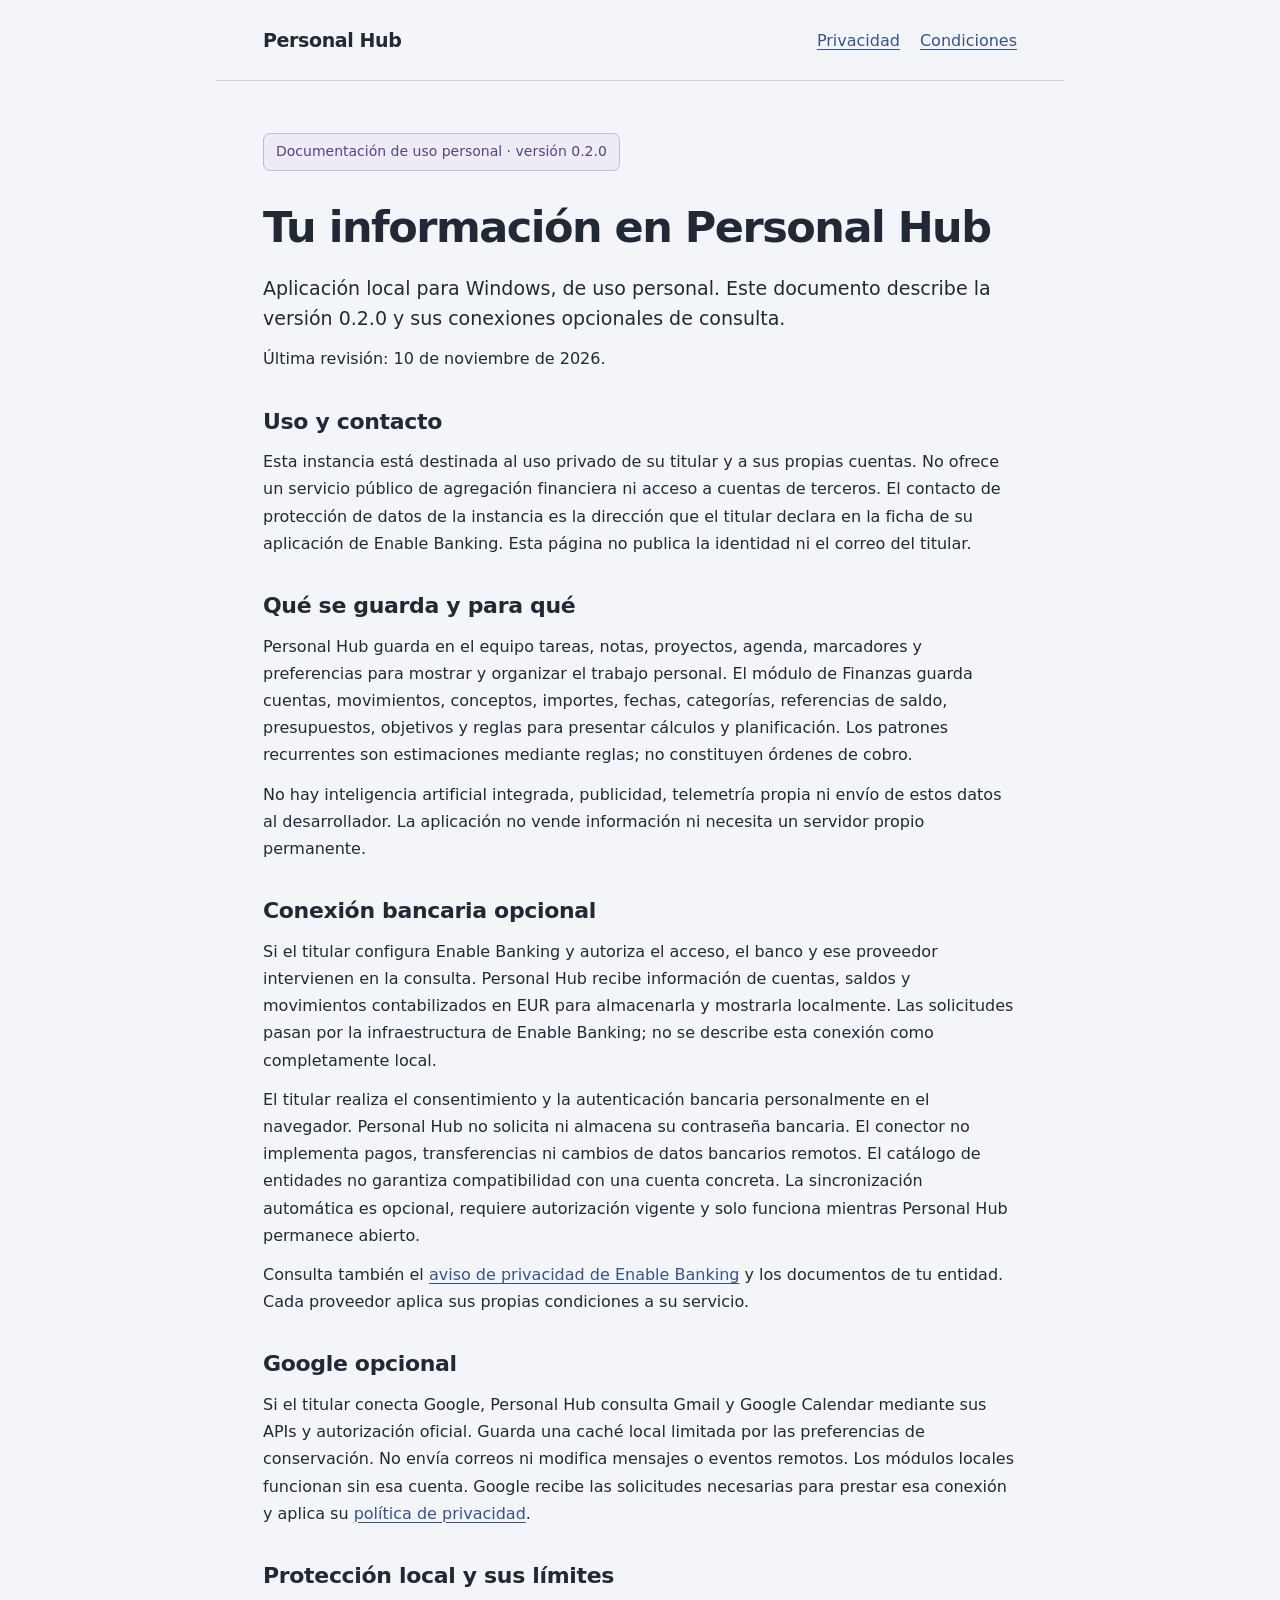
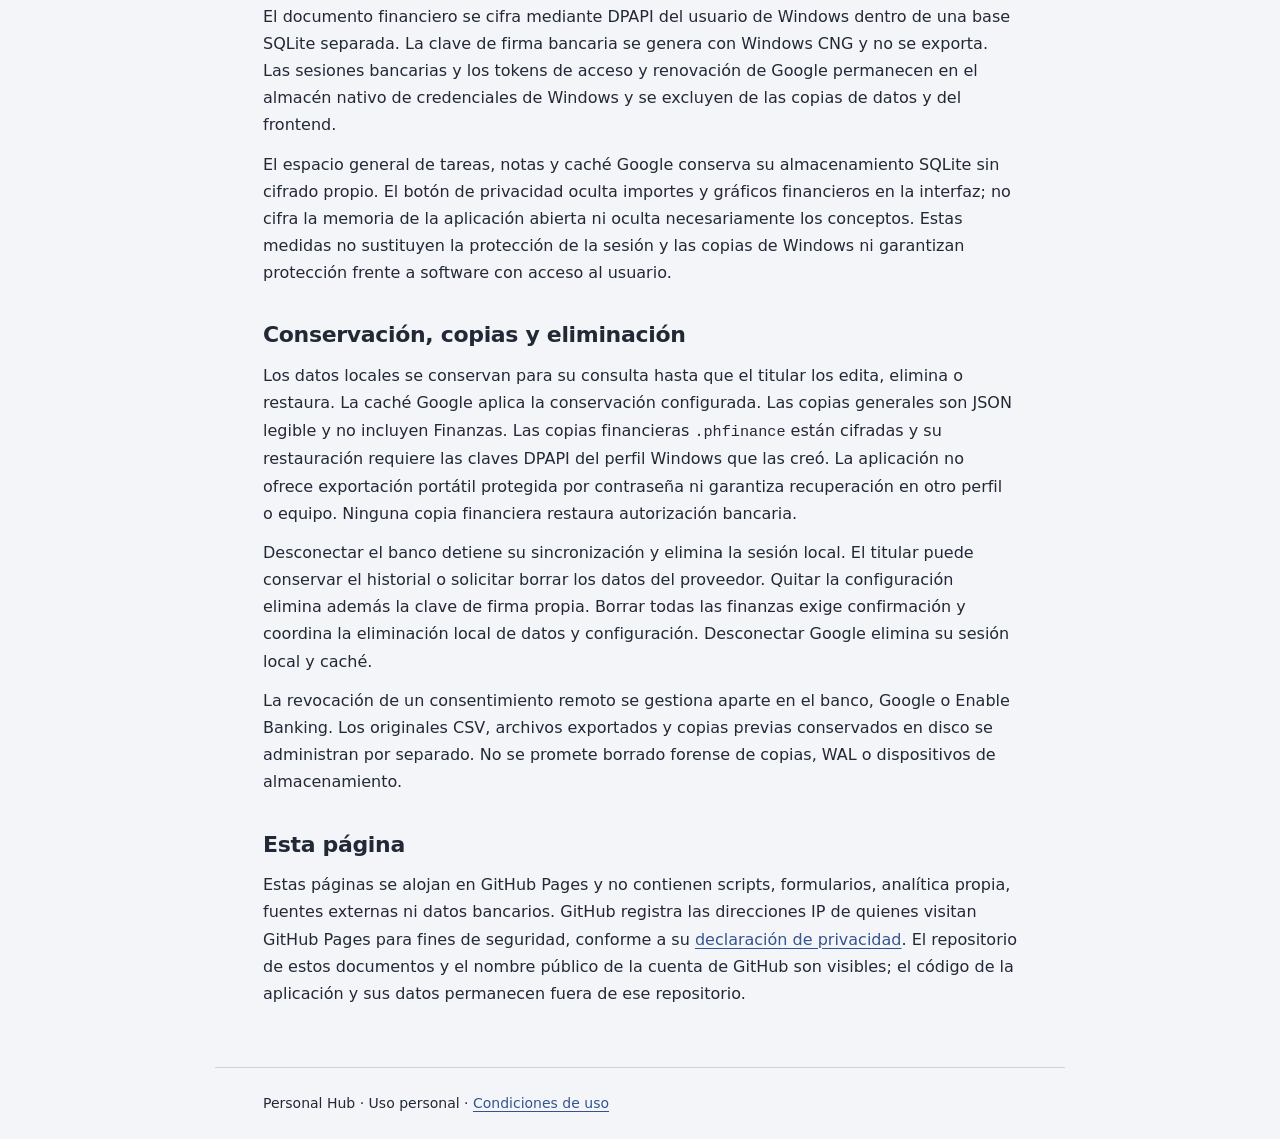
<file: index.html>
<!doctype html>
<html lang="es"><head><meta charset="utf-8"><meta name="viewport" content="width=device-width,initial-scale=1"><meta name="referrer" content="no-referrer"><title>Privacidad · Personal Hub</title><link rel="stylesheet" href="estilo.css"></head><body>
<header><p class="marca">Personal Hub</p><nav aria-label="Documentos"><a href="index.html" aria-current="page">Privacidad</a><a href="condiciones.html">Condiciones</a></nav></header>
<main><p class="aviso">Documentación de uso personal · versión 0.2.0</p><h1>Tu información en Personal Hub</h1><p class="entrada">Aplicación local para Windows, de uso personal. Este documento describe la versión 0.2.0 y sus conexiones opcionales de consulta.</p><p>Última revisión: 10 de noviembre de 2026.</p>
<h2>Uso y contacto</h2><p>Esta instancia está destinada al uso privado de su titular y a sus propias cuentas. No ofrece un servicio público de agregación financiera ni acceso a cuentas de terceros. El contacto de protección de datos de la instancia es la dirección que el titular declara en la ficha de su aplicación de Enable Banking. Esta página no publica la identidad ni el correo del titular.</p>
<h2>Qué se guarda y para qué</h2><p>Personal Hub guarda en el equipo tareas, notas, proyectos, agenda, marcadores y preferencias para mostrar y organizar el trabajo personal. El módulo de Finanzas guarda cuentas, movimientos, conceptos, importes, fechas, categorías, referencias de saldo, presupuestos, objetivos y reglas para presentar cálculos y planificación. Los patrones recurrentes son estimaciones mediante reglas; no constituyen órdenes de cobro.</p><p>No hay inteligencia artificial integrada, publicidad, telemetría propia ni envío de estos datos al desarrollador. La aplicación no vende información ni necesita un servidor propio permanente.</p>
<h2>Conexión bancaria opcional</h2><p>Si el titular configura Enable Banking y autoriza el acceso, el banco y ese proveedor intervienen en la consulta. Personal Hub recibe información de cuentas, saldos y movimientos contabilizados en EUR para almacenarla y mostrarla localmente. Las solicitudes pasan por la infraestructura de Enable Banking; no se describe esta conexión como completamente local.</p><p>El titular realiza el consentimiento y la autenticación bancaria personalmente en el navegador. Personal Hub no solicita ni almacena su contraseña bancaria. El conector no implementa pagos, transferencias ni cambios de datos bancarios remotos. El catálogo de entidades no garantiza compatibilidad con una cuenta concreta. La sincronización automática es opcional, requiere autorización vigente y solo funciona mientras Personal Hub permanece abierto.</p><p>Consulta también el <a href="https://enablebanking.com/privacy/" rel="noreferrer">aviso de privacidad de Enable Banking</a> y los documentos de tu entidad. Cada proveedor aplica sus propias condiciones a su servicio.</p>
<h2>Google opcional</h2><p>Si el titular conecta Google, Personal Hub consulta Gmail y Google Calendar mediante sus APIs y autorización oficial. Guarda una caché local limitada por las preferencias de conservación. No envía correos ni modifica mensajes o eventos remotos. Los módulos locales funcionan sin esa cuenta. Google recibe las solicitudes necesarias para prestar esa conexión y aplica su <a href="https://policies.google.com/privacy" rel="noreferrer">política de privacidad</a>.</p>
<h2>Protección local y sus límites</h2><p>El documento financiero se cifra mediante DPAPI del usuario de Windows dentro de una base SQLite separada. La clave de firma bancaria se genera con Windows CNG y no se exporta. Las sesiones bancarias y los tokens de acceso y renovación de Google permanecen en el almacén nativo de credenciales de Windows y se excluyen de las copias de datos y del frontend.</p><p>El espacio general de tareas, notas y caché Google conserva su almacenamiento SQLite sin cifrado propio. El botón de privacidad oculta importes y gráficos financieros en la interfaz; no cifra la memoria de la aplicación abierta ni oculta necesariamente los conceptos. Estas medidas no sustituyen la protección de la sesión y las copias de Windows ni garantizan protección frente a software con acceso al usuario.</p>
<h2>Conservación, copias y eliminación</h2><p>Los datos locales se conservan para su consulta hasta que el titular los edita, elimina o restaura. La caché Google aplica la conservación configurada. Las copias generales son JSON legible y no incluyen Finanzas. Las copias financieras <code>.phfinance</code> están cifradas y su restauración requiere las claves DPAPI del perfil Windows que las creó. La aplicación no ofrece exportación portátil protegida por contraseña ni garantiza recuperación en otro perfil o equipo. Ninguna copia financiera restaura autorización bancaria.</p><p>Desconectar el banco detiene su sincronización y elimina la sesión local. El titular puede conservar el historial o solicitar borrar los datos del proveedor. Quitar la configuración elimina además la clave de firma propia. Borrar todas las finanzas exige confirmación y coordina la eliminación local de datos y configuración. Desconectar Google elimina su sesión local y caché.</p><p>La revocación de un consentimiento remoto se gestiona aparte en el banco, Google o Enable Banking. Los originales CSV, archivos exportados y copias previas conservados en disco se administran por separado. No se promete borrado forense de copias, WAL o dispositivos de almacenamiento.</p>
<h2>Esta página</h2><p>Estas páginas se alojan en GitHub Pages y no contienen scripts, formularios, analítica propia, fuentes externas ni datos bancarios. GitHub registra las direcciones IP de quienes visitan GitHub Pages para fines de seguridad, conforme a su <a href="https://docs.github.com/en/site-policy/privacy-policies/github-general-privacy-statement" rel="noreferrer">declaración de privacidad</a>. El repositorio de estos documentos y el nombre público de la cuenta de GitHub son visibles; el código de la aplicación y sus datos permanecen fuera de ese repositorio.</p>
</main><footer>Personal Hub · Uso personal · <a href="condiciones.html">Condiciones de uso</a></footer></body></html>
</file>
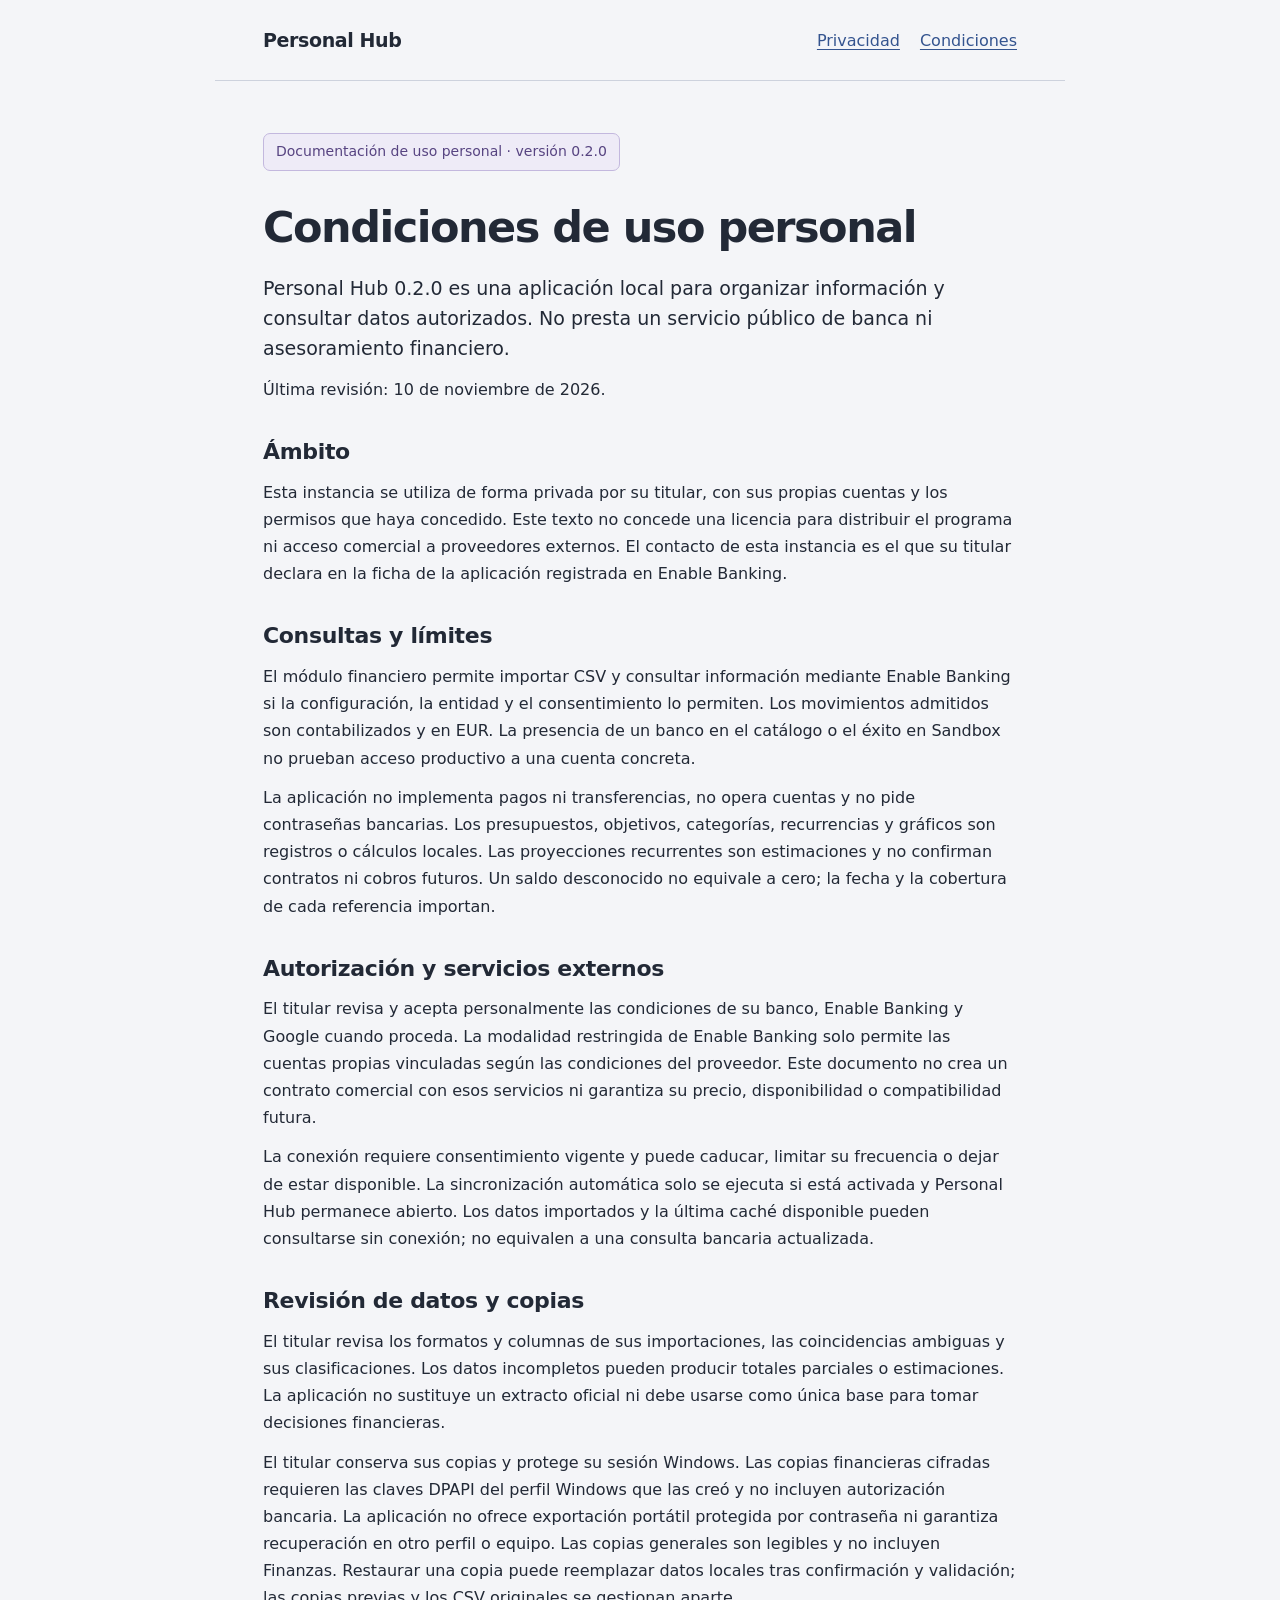
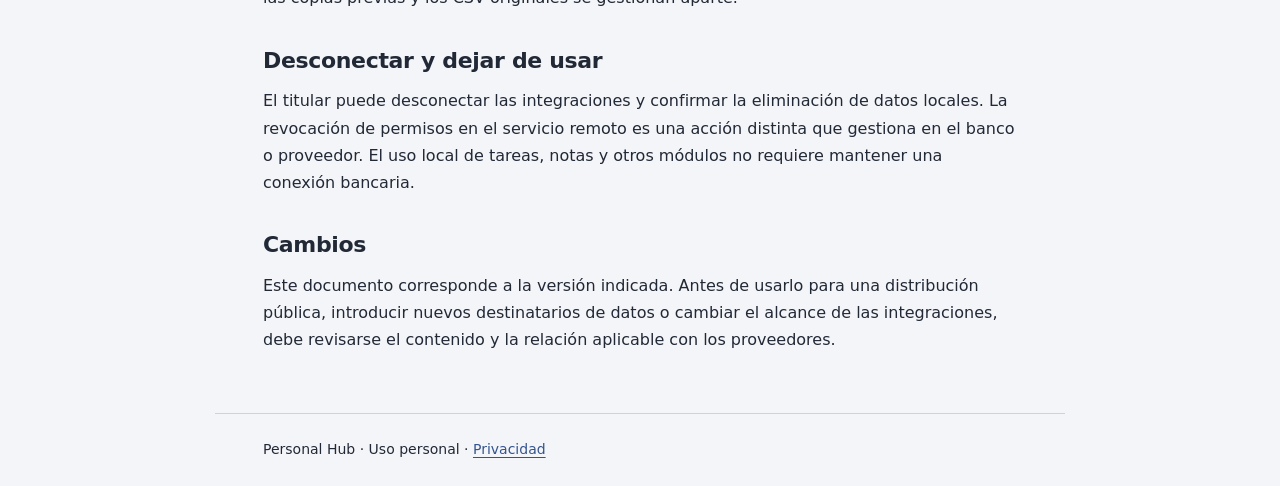
<file: condiciones.html>
<!doctype html>
<html lang="es"><head><meta charset="utf-8"><meta name="viewport" content="width=device-width,initial-scale=1"><meta name="referrer" content="no-referrer"><title>Condiciones · Personal Hub</title><link rel="stylesheet" href="estilo.css"></head><body>
<header><p class="marca">Personal Hub</p><nav aria-label="Documentos"><a href="index.html">Privacidad</a><a href="condiciones.html" aria-current="page">Condiciones</a></nav></header>
<main><p class="aviso">Documentación de uso personal · versión 0.2.0</p><h1>Condiciones de uso personal</h1><p class="entrada">Personal Hub 0.2.0 es una aplicación local para organizar información y consultar datos autorizados. No presta un servicio público de banca ni asesoramiento financiero.</p><p>Última revisión: 10 de noviembre de 2026.</p>
<h2>Ámbito</h2><p>Esta instancia se utiliza de forma privada por su titular, con sus propias cuentas y los permisos que haya concedido. Este texto no concede una licencia para distribuir el programa ni acceso comercial a proveedores externos. El contacto de esta instancia es el que su titular declara en la ficha de la aplicación registrada en Enable Banking.</p>
<h2>Consultas y límites</h2><p>El módulo financiero permite importar CSV y consultar información mediante Enable Banking si la configuración, la entidad y el consentimiento lo permiten. Los movimientos admitidos son contabilizados y en EUR. La presencia de un banco en el catálogo o el éxito en Sandbox no prueban acceso productivo a una cuenta concreta.</p><p>La aplicación no implementa pagos ni transferencias, no opera cuentas y no pide contraseñas bancarias. Los presupuestos, objetivos, categorías, recurrencias y gráficos son registros o cálculos locales. Las proyecciones recurrentes son estimaciones y no confirman contratos ni cobros futuros. Un saldo desconocido no equivale a cero; la fecha y la cobertura de cada referencia importan.</p>
<h2>Autorización y servicios externos</h2><p>El titular revisa y acepta personalmente las condiciones de su banco, Enable Banking y Google cuando proceda. La modalidad restringida de Enable Banking solo permite las cuentas propias vinculadas según las condiciones del proveedor. Este documento no crea un contrato comercial con esos servicios ni garantiza su precio, disponibilidad o compatibilidad futura.</p><p>La conexión requiere consentimiento vigente y puede caducar, limitar su frecuencia o dejar de estar disponible. La sincronización automática solo se ejecuta si está activada y Personal Hub permanece abierto. Los datos importados y la última caché disponible pueden consultarse sin conexión; no equivalen a una consulta bancaria actualizada.</p>
<h2>Revisión de datos y copias</h2><p>El titular revisa los formatos y columnas de sus importaciones, las coincidencias ambiguas y sus clasificaciones. Los datos incompletos pueden producir totales parciales o estimaciones. La aplicación no sustituye un extracto oficial ni debe usarse como única base para tomar decisiones financieras.</p><p>El titular conserva sus copias y protege su sesión Windows. Las copias financieras cifradas requieren las claves DPAPI del perfil Windows que las creó y no incluyen autorización bancaria. La aplicación no ofrece exportación portátil protegida por contraseña ni garantiza recuperación en otro perfil o equipo. Las copias generales son legibles y no incluyen Finanzas. Restaurar una copia puede reemplazar datos locales tras confirmación y validación; las copias previas y los CSV originales se gestionan aparte.</p>
<h2>Desconectar y dejar de usar</h2><p>El titular puede desconectar las integraciones y confirmar la eliminación de datos locales. La revocación de permisos en el servicio remoto es una acción distinta que gestiona en el banco o proveedor. El uso local de tareas, notas y otros módulos no requiere mantener una conexión bancaria.</p>
<h2>Cambios</h2><p>Este documento corresponde a la versión indicada. Antes de usarlo para una distribución pública, introducir nuevos destinatarios de datos o cambiar el alcance de las integraciones, debe revisarse el contenido y la relación aplicable con los proveedores.</p>
</main><footer>Personal Hub · Uso personal · <a href="index.html">Privacidad</a></footer></body></html>
</file>
<file: estilo.css>
:root { color-scheme:light dark; font-family:"Segoe UI",system-ui,sans-serif; color:#222936; background:#f4f5f8; line-height:1.7; }
* { box-sizing:border-box; }
body { margin:0; }
header,main,footer { max-width:850px; margin:auto; padding:24px clamp(20px,5vw,48px); }
header { display:flex; align-items:center; justify-content:space-between; gap:20px; flex-wrap:wrap; border-bottom:1px solid #cdd2dd; }
.marca { font-size:19px; font-weight:650; letter-spacing:-.02em; margin:0; }
nav { display:flex; gap:20px; }
a { color:#34548f; text-underline-offset:.2em; }
a:focus-visible { outline:3px solid #7360b0; outline-offset:5px; border-radius:2px; }
main { padding-top:40px; padding-bottom:48px; }
h1 { font-size:clamp(30px,5vw,43px); line-height:1.15; letter-spacing:-.035em; font-weight:600; margin:20px 0; }
h2 { font-size:22px; letter-spacing:-.015em; margin:34px 0 12px; line-height:1.35; }
p { margin:12px 0; overflow-wrap:anywhere; }
.entrada { font-size:19px; line-height:1.6; }
.aviso { display:inline-block; padding:6px 12px; border:1px solid #c3b8de; border-radius:7px; font-size:14px; color:#574481; background:#eeebf7; }
code { font-family:Consolas,monospace; font-size:.95em; }
footer { font-size:14px; border-top:1px solid #cdd2dd; }
@media(prefers-color-scheme:dark) { :root { color:#e4e7ee; background:#13171e; } a { color:#a5bfee; } header,footer { border-color:#394251; } .aviso { color:#d5c7ef; background:#282238; border-color:#6e5b8f; } }
</file>
